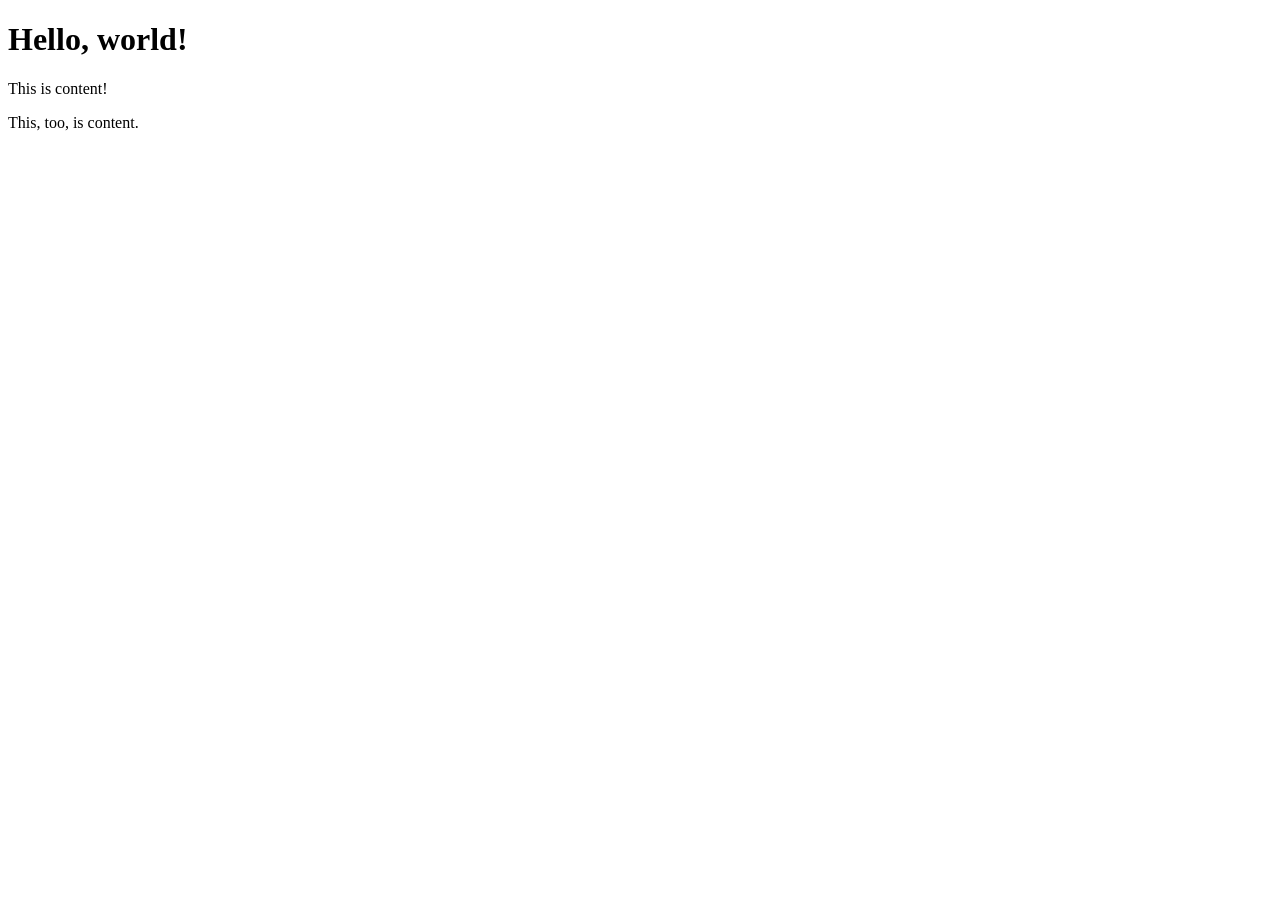
<file: index.html>
<!doctype html>
<html lang=en>
<head>
  <meta name="description" content="Writs & Decrees, LLC"/>
  <meta name=viewport content="width=device-width, initial-scale=1">
  <meta name="robots" content="nofollow, noarchive">
  <title>Writs & Decrees</title>
  <link rel=stylesheet href=https://writs-decrees.com/styles.css>
</head>
<body>
  <header roll=header><h1>Hello, world!</h1></header>
  <main roll=main>
   <p>This is content!</p>
  </main>
  <footer roll=footer>
   <p>This, too, is content.</p>
  </footer>
</body>
</html>
</file>
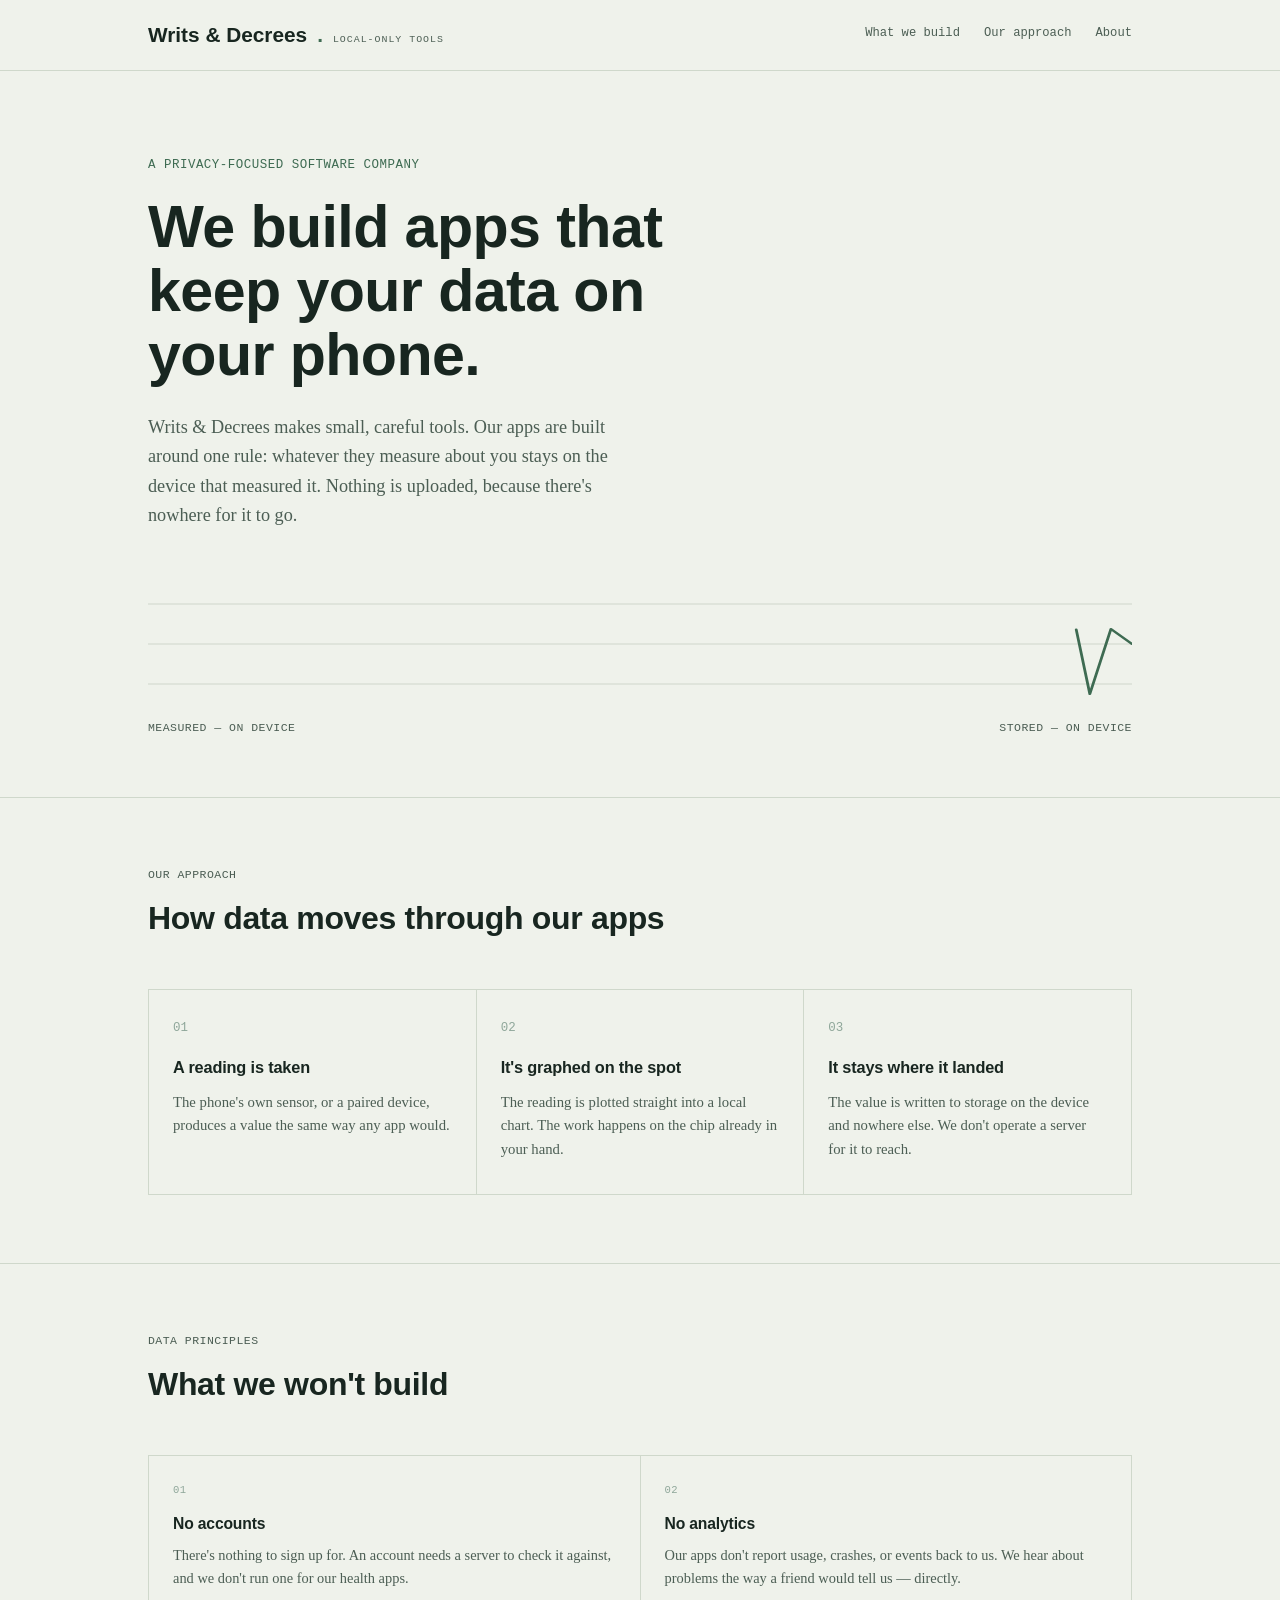
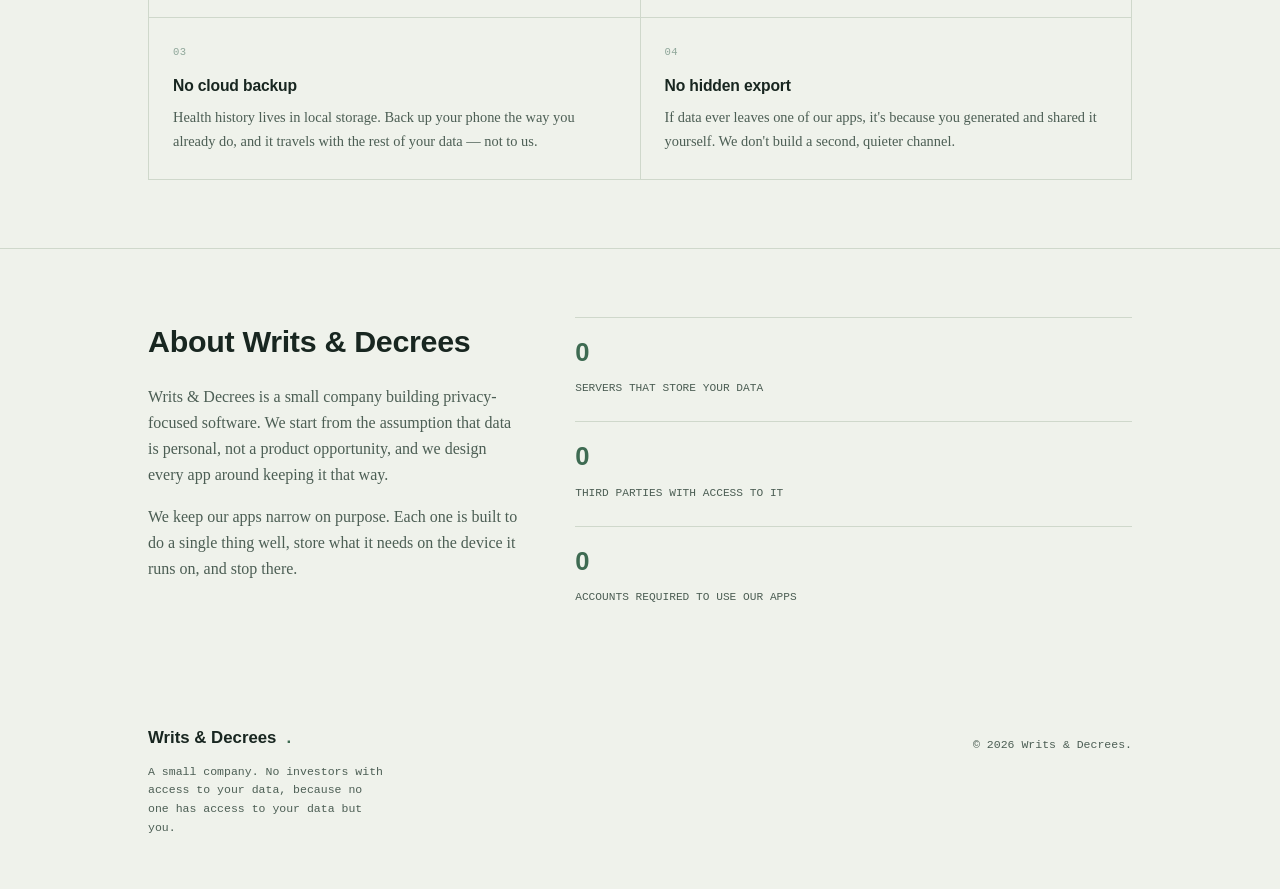
<file: apple-index.html>
<!doctype html>
<html lang="en">
<head>
<meta name="robots" content="nofollow, noarchive">
<meta name="description" content="Writs & Decrees — a company building privacy-focused apps."/>
<meta name="viewport" content="width=device-width, initial-scale=1"/>
<title>Writs & Decrees</title>
<style>
  :root{
    --paper:#EFF2EB;
    --paper-alt:#E4E9DF;
    --ink:#182620;
    --ink-dim:#4C5E54;
    --moss:#3E6B52;
    --moss-dim:#8FA79A;
    --line:#CFD8CB;
  }

  *{box-sizing:border-box;}
  html{scroll-behavior:smooth;}
  body{
    margin:0;
    background:var(--paper);
    color:var(--ink);
    font-family:Georgia, 'Iowan Old Style', 'Palatino Linotype', 'Times New Roman', serif;
    line-height:1.62;
    -webkit-font-smoothing:antialiased;
  }

  h1,h2,h3,.display{
    font-family:-apple-system, BlinkMacSystemFont, 'Segoe UI', Roboto, Helvetica, Arial, sans-serif;
    letter-spacing:-0.01em;
    color:var(--ink);
  }

  .data, .eyebrow, .tag{
    font-family:'SF Mono', 'Courier New', Courier, monospace;
    letter-spacing:0.04em;
  }

  a{color:inherit;}

  .wrap{
    max-width:1040px;
    margin:0 auto;
    padding:0 28px;
  }

  /* ---------- header ---------- */
  header.site{
    position:sticky;
    top:0;
    z-index:20;
    background:rgba(239,242,235,0.92);
    backdrop-filter:blur(6px);
    border-bottom:1px solid var(--line);
  }
  header.site .wrap{
    display:flex;
    align-items:center;
    justify-content:space-between;
    padding-top:18px;
    padding-bottom:18px;
  }
  .wordmark{
    display:flex;
    align-items:baseline;
    gap:10px;
    font-size:1.3rem;
    font-weight:700;
    font-family:-apple-system, BlinkMacSystemFont, 'Segoe UI', Roboto, Helvetica, Arial, sans-serif;
  }
  .wordmark .dot{color:var(--moss);}
  .wordmark small{
    font-family:'SF Mono', 'Courier New', monospace;
    font-size:0.62rem;
    color:var(--ink-dim);
    font-weight:400;
    letter-spacing:0.1em;
    text-transform:uppercase;
  }
  nav.site-nav{
    display:flex;
    gap:24px;
    font-family:'SF Mono', 'Courier New', monospace;
    font-size:0.76rem;
  }
  nav.site-nav a{
    text-decoration:none;
    color:var(--ink-dim);
    border-bottom:1px solid transparent;
    padding-bottom:2px;
  }
  nav.site-nav a:hover, nav.site-nav a:focus-visible{
    color:var(--moss);
    border-color:var(--moss);
  }

  /* ---------- hero ---------- */
  .hero{
    padding:84px 0 60px;
    border-bottom:1px solid var(--line);
  }
  .hero .eyebrow{
    color:var(--moss);
    font-size:0.78rem;
    text-transform:uppercase;
    margin-bottom:20px;
    display:block;
  }
  .hero h1{
    font-size:clamp(2.1rem, 5vw, 3.7rem);
    font-weight:700;
    line-height:1.08;
    margin:0 0 26px;
    max-width:16ch;
  }
  .hero p.lede{
    max-width:56ch;
    font-size:1.14rem;
    color:var(--ink-dim);
    margin:0 0 48px;
  }

  /* waveform signature */
  .waveform{
    width:100%;
    height:130px;
    display:block;
  }
  .waveform path{
    fill:none;
    stroke:var(--moss);
    stroke-width:2;
    stroke-linecap:round;
    stroke-linejoin:round;
  }
  .waveform .trace{
    stroke-dasharray:1400;
    stroke-dashoffset:1400;
    animation:draw 3.4s ease-in-out infinite;
  }
  .waveform .grid line{
    stroke:var(--line);
    stroke-width:1;
  }
  @keyframes draw{
    0%{stroke-dashoffset:1400;}
    55%{stroke-dashoffset:0;}
    100%{stroke-dashoffset:0; opacity:0.15;}
  }
  @media (prefers-reduced-motion: reduce){
    .waveform .trace{animation:none; stroke-dashoffset:0;}
  }
  .waveform-caption{
    display:flex;
    justify-content:space-between;
    font-size:0.72rem;
    color:var(--ink-dim);
    margin-top:10px;
  }

  /* ---------- section shell ---------- */
  section{
    padding:68px 0;
    border-bottom:1px solid var(--line);
  }
  section:last-of-type{border-bottom:none;}
  .section-head{
    display:flex;
    justify-content:space-between;
    align-items:flex-end;
    gap:24px;
    margin-bottom:44px;
    flex-wrap:wrap;
  }
  .section-head h2{
    font-size:clamp(1.45rem, 2.8vw, 2rem);
    font-weight:600;
    margin:0;
  }
  .section-head .eyebrow{
    color:var(--ink-dim);
    font-size:0.72rem;
    text-transform:uppercase;
    display:block;
    margin-bottom:8px;
  }
  .section-head .note{
    font-size:0.85rem;
    color:var(--ink-dim);
    max-width:32ch;
    text-align:right;
    margin:0;
  }

  /* ---------- focus area ---------- */
  .focus-block{
    display:grid;
    grid-template-columns:1.1fr 0.9fr;
    gap:56px;
    align-items:center;
  }
  .focus-copy .tag{
    display:inline-block;
    color:var(--moss);
    font-size:0.72rem;
    text-transform:uppercase;
    border:1px solid var(--moss-dim);
    padding:4px 10px;
    border-radius:2px;
    margin-bottom:18px;
  }
  .focus-copy p{
    color:var(--ink-dim);
    font-size:1rem;
    margin:0 0 16px;
    max-width:48ch;
  }
  .focus-copy p:last-child{margin-bottom:0;}

  .graph-panel{
    background:var(--paper-alt);
    border:1px solid var(--line);
    border-radius:6px;
    padding:22px 20px 18px;
  }
  .graph-panel .cap{
    display:flex;
    justify-content:space-between;
    font-family:'SF Mono', 'Courier New', monospace;
    font-size:0.64rem;
    color:var(--ink-dim);
    margin-bottom:14px;
  }
  .graph-panel svg{width:100%; height:140px; display:block;}
  .graph-panel path{
    fill:none;
    stroke:var(--moss);
    stroke-width:2;
  }
  .graph-panel .foot{
    margin-top:14px;
    font-family:'SF Mono', 'Courier New', monospace;
    font-size:0.62rem;
    color:var(--ink-dim);
    border-top:1px solid var(--line);
    padding-top:12px;
  }

  /* ---------- flow ---------- */
  .flow{
    display:grid;
    grid-template-columns:repeat(3, 1fr);
    gap:1px;
    background:var(--line);
    border:1px solid var(--line);
  }
  .flow-step{
    background:var(--paper);
    padding:28px 24px 32px;
    position:relative;
  }
  .flow-step .num{
    font-family:'SF Mono', 'Courier New', monospace;
    color:var(--moss-dim);
    font-size:0.78rem;
    display:block;
    margin-bottom:16px;
  }
  .flow-step h3{
    font-size:1.02rem;
    margin:0 0 10px;
    font-weight:600;
  }
  .flow-step p{
    color:var(--ink-dim);
    font-size:0.92rem;
    margin:0;
  }

  /* ---------- principles ---------- */
  .principles{
    display:grid;
    grid-template-columns:repeat(2, 1fr);
    gap:1px;
    background:var(--line);
    border:1px solid var(--line);
  }
  .principle{
    background:var(--paper);
    padding:26px 24px;
  }
  .principle h3{
    font-size:0.98rem;
    margin:0 0 8px;
    font-weight:600;
  }
  .principle p{
    color:var(--ink-dim);
    font-size:0.9rem;
    margin:0;
  }
  .principle .data{
    font-size:0.66rem;
    color:var(--moss-dim);
    display:block;
    margin-bottom:12px;
  }

  /* ---------- about ---------- */
  .about{
    display:grid;
    grid-template-columns:0.8fr 1.2fr;
    gap:56px;
  }
  .about h2{
    font-size:clamp(1.45rem, 2.8vw, 1.9rem);
    font-weight:600;
    margin:0 0 18px;
  }
  .about p{
    color:var(--ink-dim);
    font-size:1rem;
    max-width:56ch;
    margin:0 0 16px;
  }
  .about-stats{
    display:flex;
    flex-direction:column;
    gap:22px;
  }
  .stat{
    border-top:1px solid var(--line);
    padding-top:14px;
  }
  .stat .num{
    font-family:-apple-system, BlinkMacSystemFont, 'Segoe UI', Roboto, Helvetica, Arial, sans-serif;
    font-size:1.6rem;
    font-weight:700;
    color:var(--moss);
    display:block;
  }
  .stat .label{
    font-family:'SF Mono', 'Courier New', monospace;
    font-size:0.7rem;
    color:var(--ink-dim);
    text-transform:uppercase;
  }

  /* ---------- footer ---------- */
  footer.site{
    padding:48px 0 40px;
  }
  footer.site .wrap{
    display:flex;
    justify-content:space-between;
    align-items:flex-start;
    flex-wrap:wrap;
    gap:24px;
  }
  footer .wordmark{font-size:1.05rem;}
  footer .fine{
    font-family:'SF Mono', 'Courier New', monospace;
    font-size:0.72rem;
    color:var(--ink-dim);
    max-width:34ch;
  }
  footer .contact{
    text-align:right;
    font-size:0.9rem;
    color:var(--ink-dim);
  }

  @media (max-width:860px){
    .flow{grid-template-columns:1fr;}
    .focus-block{grid-template-columns:1fr;}
    .principles{grid-template-columns:1fr;}
    .about{grid-template-columns:1fr;}
    footer.site .wrap{flex-direction:column;}
    footer .contact{text-align:left;}
    nav.site-nav{display:none;}
  }
</style>
</head>
<body>

<header class="site">
  <div class="wrap">
    <div class="wordmark">Writs & Decrees<span class="dot">.</span><small>Local-only tools</small></div>
    <nav class="site-nav">
      <a href="#focus">What we build</a>
      <a href="#philosophy">Our approach</a>
      <a href="#about">About</a>
    </nav>
  </div>
</header>

<main>
  <section class="hero">
    <div class="wrap">
      <span class="eyebrow">A privacy-focused software company</span>
      <h1>We build apps that keep your data on your phone.</h1>
      <p class="lede">Writs & Decrees makes small, careful tools. Our apps are built around one rule: whatever they measure about you stays on the device that measured it. Nothing is uploaded, because there's nowhere for it to go.</p>

      <svg class="waveform" viewBox="0 0 700 130" preserveAspectRatio="none" aria-hidden="true">
        <g class="grid">
          <line x1="0" y1="25" x2="700" y2="25"></line>
          <line x1="0" y1="65" x2="700" y2="65"></line>
          <line x1="0" y1="105" x2="700" y2="105"></line>
        </g>
        <path class="trace" d="M0,65 L60,65 L80,65 L95,15 L110,115 L125,50 L140,65 L200,65 L220,65 L235,20 L250,110 L265,55 L280,65 L340,65 L360,65 L375,10 L390,120 L405,45 L420,65 L480,65 L500,65 L515,25 L530,105 L545,60 L560,65 L620,65 L640,65 L655,15 L670,115 L685,50 L700,65"></path>
      </svg>
      <div class="waveform-caption">
        <span class="data">MEASURED — ON DEVICE</span>
        <span class="data">STORED — ON DEVICE</span>
      </div>
    </div>
  </section>

  <section id="philosophy">
    <div class="wrap">
      <div class="section-head">
        <div>
          <span class="eyebrow">Our approach</span>
          <h2>How data moves through our apps</h2>
        </div>
      </div>
      <div class="flow">
        <div class="flow-step">
          <span class="num">01</span>
          <h3>A reading is taken</h3>
          <p>The phone's own sensor, or a paired device, produces a value the same way any app would.</p>
        </div>
        <div class="flow-step">
          <span class="num">02</span>
          <h3>It's graphed on the spot</h3>
          <p>The reading is plotted straight into a local chart. The work happens on the chip already in your hand.</p>
        </div>
        <div class="flow-step">
          <span class="num">03</span>
          <h3>It stays where it landed</h3>
          <p>The value is written to storage on the device and nowhere else. We don't operate a server for it to reach.</p>
        </div>
      </div>
    </div>
  </section>

  <section id="principles-section">
    <div class="wrap">
      <div class="section-head">
        <div>
          <span class="eyebrow">Data principles</span>
          <h2>What we won't build</h2>
        </div>
      </div>
      <div class="principles">
        <div class="principle">
          <span class="data">01</span>
          <h3>No accounts</h3>
          <p>There's nothing to sign up for. An account needs a server to check it against, and we don't run one for our health apps.</p>
        </div>
        <div class="principle">
          <span class="data">02</span>
          <h3>No analytics</h3>
          <p>Our apps don't report usage, crashes, or events back to us. We hear about problems the way a friend would tell us — directly.</p>
        </div>
        <div class="principle">
          <span class="data">03</span>
          <h3>No cloud backup</h3>
          <p>Health history lives in local storage. Back up your phone the way you already do, and it travels with the rest of your data — not to us.</p>
        </div>
        <div class="principle">
          <span class="data">04</span>
          <h3>No hidden export</h3>
          <p>If data ever leaves one of our apps, it's because you generated and shared it yourself. We don't build a second, quieter channel.</p>
        </div>
      </div>
    </div>
  </section>

  <section id="about">
    <div class="wrap about">
      <div>
        <h2>About Writs & Decrees</h2>
        <p>Writs & Decrees is a small company building privacy-focused software. We start from the assumption that data is personal, not a product opportunity, and we design every app around keeping it that way.</p>
        <p>We keep our apps narrow on purpose. Each one is built to do a single thing well, store what it needs on the device it runs on, and stop there.</p>
      </div>
      <div class="about-stats">
        <div class="stat">
          <span class="num">0</span>
          <span class="label">Servers that store your data</span>
        </div>
        <div class="stat">
          <span class="num">0</span>
          <span class="label">Third parties with access to it</span>
        </div>
        <div class="stat">
          <span class="num">0</span>
          <span class="label">Accounts required to use our apps</span>
        </div>
      </div>
    </div>
  </section>
</main>

<footer class="site">
  <div class="wrap">
    <div>
      <div class="wordmark">Writs & Decrees<span class="dot">.</span></div>
      <p class="fine">A small company. No investors with access to your data, because no one has access to your data but you.</p>
    </div>
    <div class="contact">
      <p class="fine">© 2026 Writs & Decrees.</p>
    </div>
  </div>
</footer>

</body>
</html>
</file>
